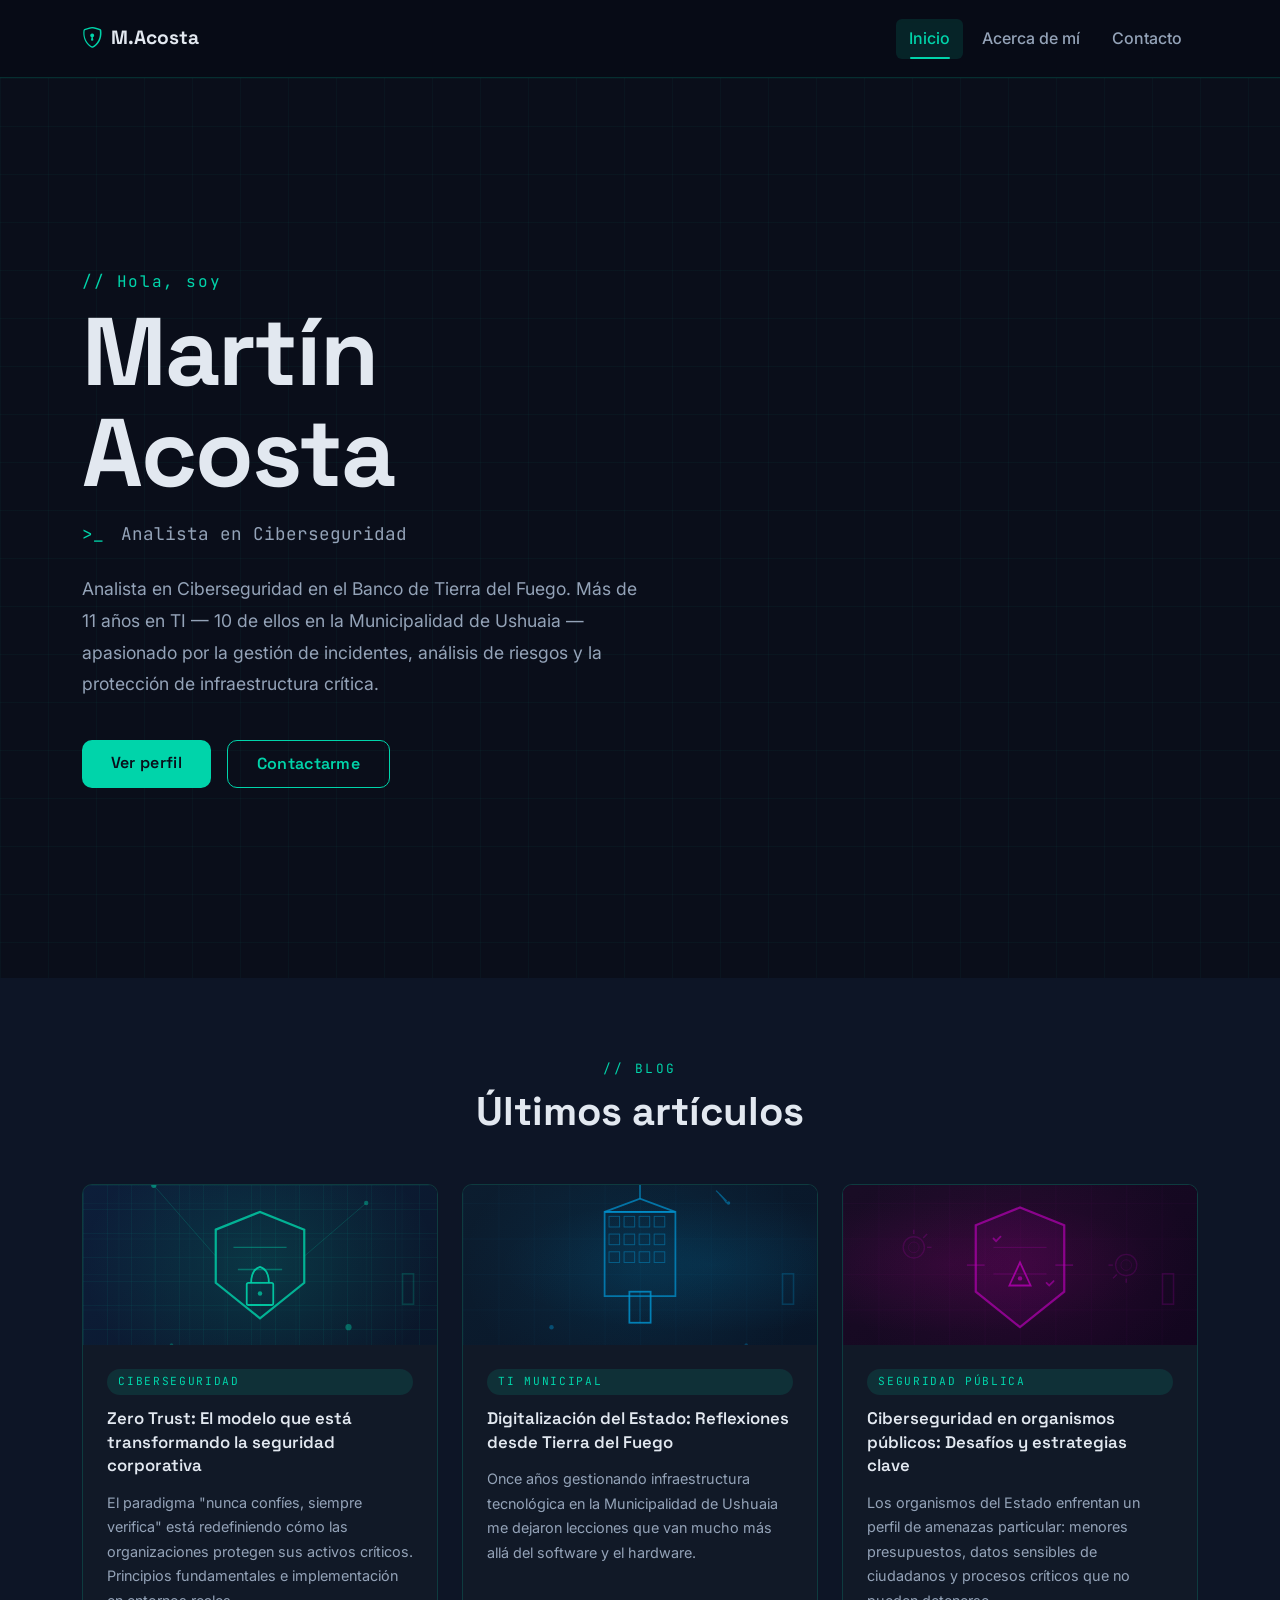
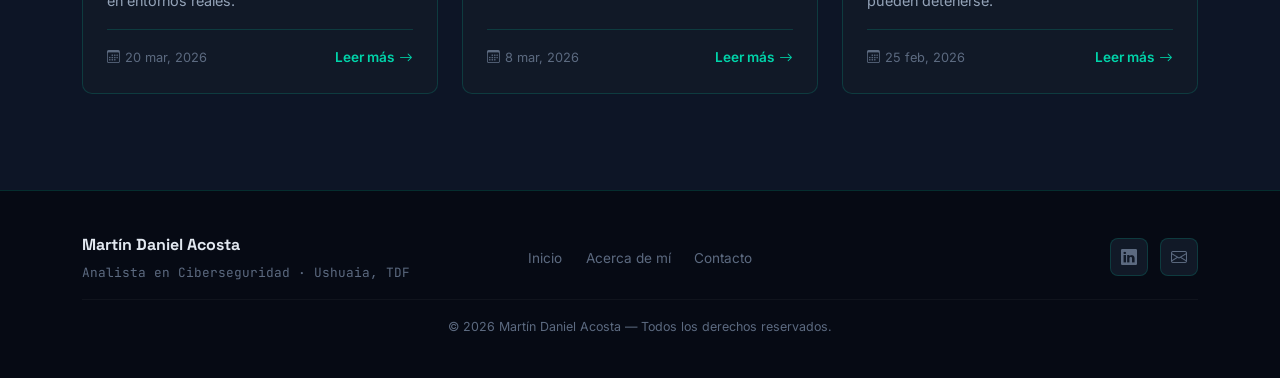
<file: index.html>
<!DOCTYPE html>
<html lang="es">
<head>
    <meta charset="UTF-8">
    <meta name="viewport" content="width=device-width, initial-scale=1.0">
    <meta name="description" content="Blog de Martín Daniel Acosta — Analista en Ciberseguridad en el Banco de Tierra del Fuego, con más de 11 años de experiencia en TI.">
    <title>Martín Daniel Acosta | Analista en Ciberseguridad</title>
    <link rel="icon" type="image/svg+xml" href="assets/images/favicon.svg">
    <!-- Bootstrap 5 CSS -->
    <link href="https://cdn.jsdelivr.net/npm/bootstrap@5.3.3/dist/css/bootstrap.min.css" rel="stylesheet">
    <!-- Google Fonts -->
    <link href="https://fonts.googleapis.com/css2?family=Space+Grotesk:wght@300;400;500;600;700&family=Inter:wght@300;400;500;600&family=JetBrains+Mono:wght@400;500&display=swap" rel="stylesheet">
    <!-- Bootstrap Icons -->
    <link href="https://cdn.jsdelivr.net/npm/bootstrap-icons@1.11.3/font/bootstrap-icons.min.css" rel="stylesheet">
    <!-- Estilos personalizados -->
    <link rel="stylesheet" href="assets/styles.css">
</head>
<body>

    <!-- ===================== NAVBAR ===================== -->
    <nav class="navbar navbar-expand-lg navbar-blog" aria-label="Navegación principal">
        <div class="container">
            <a class="navbar-brand navbar-blog__brand" href="index.html">
                <span class="navbar-blog__logo-icon" aria-hidden="true">
                    <i class="bi bi-shield-lock"></i>
                </span>
                <span>M.Acosta</span>
            </a>
            <button class="navbar-toggler navbar-blog__toggler" type="button"
                    data-bs-toggle="collapse" data-bs-target="#navMenuPrincipal"
                    aria-controls="navMenuPrincipal" aria-expanded="false"
                    aria-label="Abrir menú de navegación">
                <span class="navbar-toggler-icon"></span>
            </button>
            <div class="collapse navbar-collapse" id="navMenuPrincipal">
                <ul class="navbar-nav ms-auto mb-2 mb-lg-0">
                    <li class="nav-item">
                        <a class="nav-link navbar-blog__link active" aria-current="page" href="index.html">Inicio</a>
                    </li>
                    <li class="nav-item">
                        <a class="nav-link navbar-blog__link" href="about.html">Acerca de mí</a>
                    </li>
                    <li class="nav-item">
                        <a class="nav-link navbar-blog__link" href="contact.html">Contacto</a>
                    </li>
                </ul>
            </div>
        </div>
    </nav>

    <!-- ===================== HERO ===================== -->
    <header class="hero-section" role="banner">
        <div class="hero-section__grid" aria-hidden="true"></div>
        <div class="container">
            <div class="row align-items-center">
                <div class="col-12 col-md-8 col-lg-7">
                    <p class="hero-section__greeting">// Hola, soy</p>
                    <h1 class="hero-section__name">Martín<br>Acosta</h1>
                    <p class="hero-section__title">
                        <span class="hero-section__title-accent" aria-hidden="true">&gt;_</span>
                        Analista en Ciberseguridad
                    </p>
                    <p class="hero-section__description">
                        Analista en Ciberseguridad en el Banco de Tierra del Fuego.
                        Más de 11 años en TI — 10 de ellos en la Municipalidad de Ushuaia —
                        apasionado por la gestión de incidentes, análisis de riesgos
                        y la protección de infraestructura crítica.
                    </p>
                    <div class="hero-section__actions">
                        <a href="about.html" class="btn btn-accent">Ver perfil</a>
                        <a href="contact.html" class="btn btn-outline-accent">Contactarme</a>
                    </div>
                </div>
            </div>
        </div>
    </header>

    <!-- ===================== ARTÍCULOS ===================== -->
    <main id="articulos">
        <section class="articles-section" aria-labelledby="articulos-titulo">
            <div class="container">
                <header class="section-header text-center mb-5">
                    <p class="section-header__label">// Blog</p>
                    <h2 class="section-header__title" id="articulos-titulo">Últimos artículos</h2>
                </header>

                <div class="row g-4">

                    <!-- Artículo 1: Ciberseguridad -->
                    <div class="col-12 col-md-4">
                        <article class="card blog-card h-100" aria-labelledby="art-titulo-1">
                            <div class="blog-card__image blog-card__image--cyber"
                                 role="img"
                                 aria-label="Ilustración abstracta de ciberseguridad Zero Trust">
                                <img src="assets/images/article-cybersecurity.svg"
                                     alt="Ilustración de escudo y candado representando ciberseguridad"
                                     style="width: 100%; height: 100%; object-fit: cover;">
                            </div>
                            <div class="card-body d-flex flex-column">
                                <span class="blog-card__category">Ciberseguridad</span>
                                <h3 class="blog-card__title card-title" id="art-titulo-1">
                                    Zero Trust: El modelo que está transformando la seguridad corporativa
                                </h3>
                                <p class="blog-card__excerpt card-text">
                                    El paradigma "nunca confíes, siempre verifica" está redefiniendo
                                    cómo las organizaciones protegen sus activos críticos.
                                    Principios fundamentales e implementación en entornos reales.
                                </p>
                                <div class="blog-card__footer mt-auto">
                                    <span class="blog-card__date">
                                        <i class="bi bi-calendar3" aria-hidden="true"></i>
                                        20 mar, 2026
                                    </span>
                                    <a href="#" class="blog-card__link"
                                       aria-label="Leer artículo completo sobre Zero Trust">
                                        Leer más <i class="bi bi-arrow-right" aria-hidden="true"></i>
                                    </a>
                                </div>
                            </div>
                        </article>
                    </div>

                    <!-- Artículo 2: TI Municipal -->
                    <div class="col-12 col-md-4">
                        <article class="card blog-card h-100" aria-labelledby="art-titulo-2">
                            <div class="blog-card__image blog-card__image--municipal"
                                 role="img"
                                 aria-label="Ilustración de digitalización del Estado">
                                <img src="assets/images/article-municipal.svg"
                                     alt="Ilustración de edificio municipal con tecnología"
                                     style="width: 100%; height: 100%; object-fit: cover;">
                            </div>
                            <div class="card-body d-flex flex-column">
                                <span class="blog-card__category">TI Municipal</span>
                                <h3 class="blog-card__title card-title" id="art-titulo-2">
                                    Digitalización del Estado: Reflexiones desde Tierra del Fuego
                                </h3>
                                <p class="blog-card__excerpt card-text">
                                    Once años gestionando infraestructura tecnológica en la
                                    Municipalidad de Ushuaia me dejaron lecciones que van
                                    mucho más allá del software y el hardware.
                                </p>
                                <div class="blog-card__footer mt-auto">
                                    <span class="blog-card__date">
                                        <i class="bi bi-calendar3" aria-hidden="true"></i>
                                        8 mar, 2026
                                    </span>
                                    <a href="#" class="blog-card__link"
                                       aria-label="Leer artículo completo sobre digitalización del Estado">
                                        Leer más <i class="bi bi-arrow-right" aria-hidden="true"></i>
                                    </a>
                                </div>
                            </div>
                        </article>
                    </div>

                    <!-- Artículo 3: Seguridad pública -->
                    <div class="col-12 col-md-4">
                        <article class="card blog-card h-100" aria-labelledby="art-titulo-3">
                            <div class="blog-card__image blog-card__image--threats"
                                 role="img"
                                 aria-label="Ilustración de amenazas informáticas en organismos públicos">
                                <img src="assets/images/article-threats.svg"
                                     alt="Ilustración de escudo protegiendo contra amenazas"
                                     style="width: 100%; height: 100%; object-fit: cover;">
                            </div>
                            <div class="card-body d-flex flex-column">
                                <span class="blog-card__category">Seguridad Pública</span>
                                <h3 class="blog-card__title card-title" id="art-titulo-3">
                                    Ciberseguridad en organismos públicos: Desafíos y estrategias clave
                                </h3>
                                <p class="blog-card__excerpt card-text">
                                    Los organismos del Estado enfrentan un perfil de amenazas
                                    particular: menores presupuestos, datos sensibles de ciudadanos
                                    y procesos críticos que no pueden detenerse.
                                </p>
                                <div class="blog-card__footer mt-auto">
                                    <span class="blog-card__date">
                                        <i class="bi bi-calendar3" aria-hidden="true"></i>
                                        25 feb, 2026
                                    </span>
                                    <a href="#" class="blog-card__link"
                                       aria-label="Leer artículo completo sobre ciberseguridad en organismos públicos">
                                        Leer más <i class="bi bi-arrow-right" aria-hidden="true"></i>
                                    </a>
                                </div>
                            </div>
                        </article>
                    </div>

                </div><!-- /row -->
            </div>
        </section>
    </main>

    <!-- ===================== FOOTER ===================== -->
    <footer class="site-footer" role="contentinfo">
        <div class="container">
            <div class="row align-items-center">
                <div class="col-12 col-md-4 text-center text-md-start mb-3 mb-md-0">
                    <span class="site-footer__brand">Martín Daniel Acosta</span>
                    <p class="site-footer__sub">Analista en Ciberseguridad &middot; Ushuaia, TDF</p>
                </div>
                <div class="col-12 col-md-4 text-center mb-3 mb-md-0">
                    <nav aria-label="Navegación secundaria del footer">
                        <a href="index.html" class="site-footer__link">Inicio</a>
                        <a href="about.html" class="site-footer__link">Acerca de mí</a>
                        <a href="contact.html" class="site-footer__link">Contacto</a>
                    </nav>
                </div>
                <div class="col-12 col-md-4 text-center text-md-end">
                    <div class="site-footer__social" role="list" aria-label="Redes sociales">
                        <a href="https://www.linkedin.com/in/acosta-martin"
                           class="site-footer__social-link"
                           role="listitem"
                           target="_blank"
                           rel="noopener noreferrer"
                           aria-label="Perfil de LinkedIn de Martín Daniel Acosta">
                            <i class="bi bi-linkedin" aria-hidden="true"></i>
                        </a>
                        <a href="mailto:martin.acosta@email.com"
                           class="site-footer__social-link"
                           role="listitem"
                           aria-label="Enviar email a Martín Daniel Acosta">
                            <i class="bi bi-envelope" aria-hidden="true"></i>
                        </a>
                    </div>
                </div>
            </div>
            <p class="site-footer__copy text-center">
                &copy; 2026 Martín Daniel Acosta &mdash; Todos los derechos reservados.
            </p>
        </div>
    </footer>

    <!-- Bootstrap 5 JS (bundle incluye Popper) -->
    <script src="https://cdn.jsdelivr.net/npm/bootstrap@5.3.3/dist/js/bootstrap.bundle.min.js"></script>
</body>
</html>
</file>
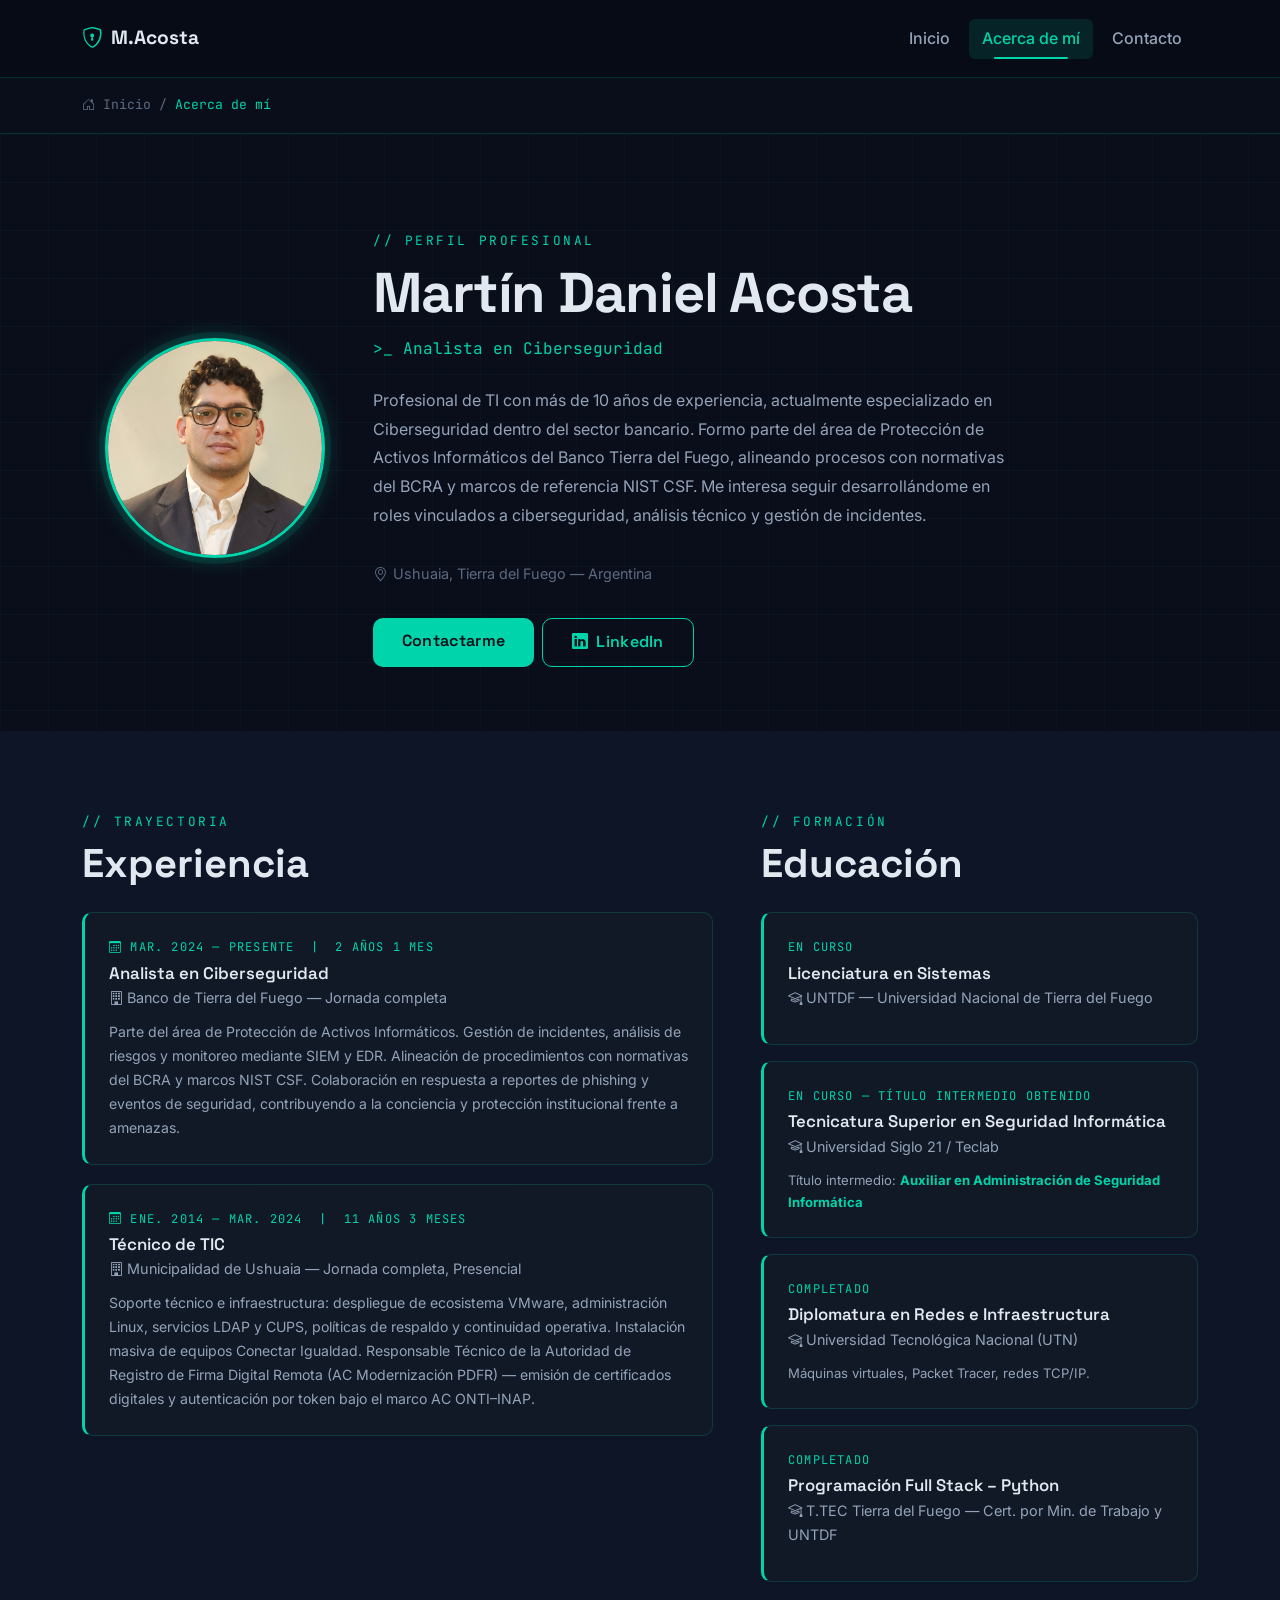
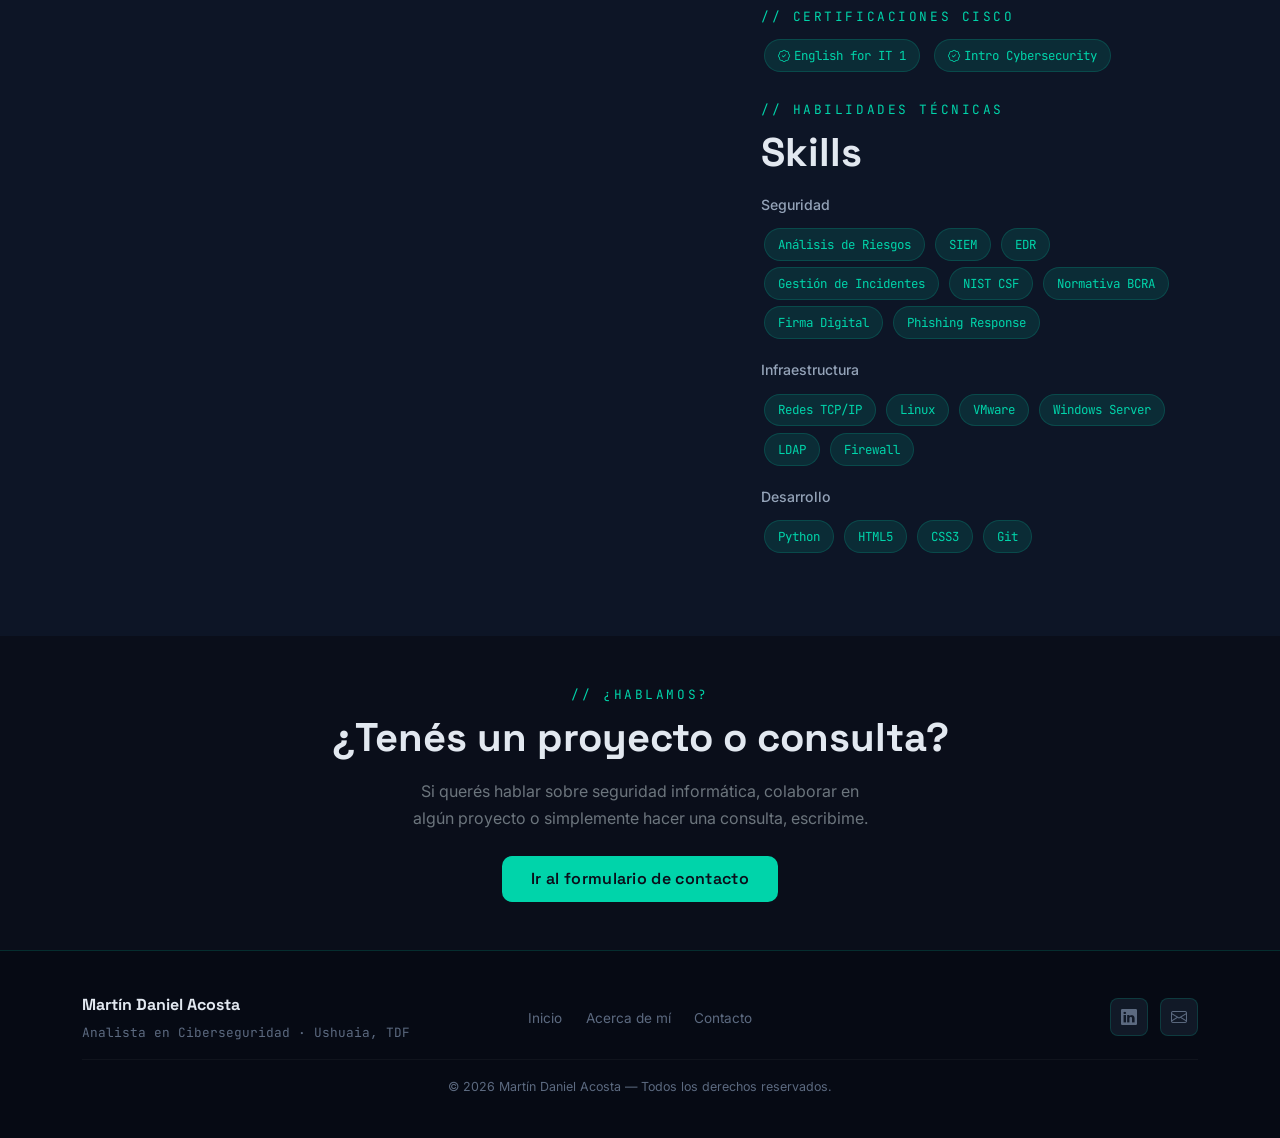
<file: about.html>
<!DOCTYPE html>
<html lang="es">
<head>
    <meta charset="UTF-8">
    <meta name="viewport" content="width=device-width, initial-scale=1.0">
    <meta name="description" content="Conocé a Martín Daniel Acosta — Analista en Ciberseguridad en el Banco de Tierra del Fuego, con más de 11 años de experiencia en TI.">
    <title>Acerca de mí | Martín Daniel Acosta</title>
    <link rel="icon" type="image/svg+xml" href="assets/images/favicon.svg">
    <!-- Bootstrap 5 CSS -->
    <link href="https://cdn.jsdelivr.net/npm/bootstrap@5.3.3/dist/css/bootstrap.min.css" rel="stylesheet">
    <!-- Google Fonts -->
    <link href="https://fonts.googleapis.com/css2?family=Space+Grotesk:wght@300;400;500;600;700&family=Inter:wght@300;400;500;600&family=JetBrains+Mono:wght@400;500&display=swap" rel="stylesheet">
    <!-- Bootstrap Icons -->
    <link href="https://cdn.jsdelivr.net/npm/bootstrap-icons@1.11.3/font/bootstrap-icons.min.css" rel="stylesheet">
    <!-- Estilos personalizados -->
    <link rel="stylesheet" href="assets/styles.css">
</head>
<body>

    <!-- ===================== NAVBAR ===================== -->
    <nav class="navbar navbar-expand-lg navbar-blog" aria-label="Navegación principal">
        <div class="container">
            <a class="navbar-brand navbar-blog__brand" href="index.html">
                <span class="navbar-blog__logo-icon" aria-hidden="true">
                    <i class="bi bi-shield-lock"></i>
                </span>
                <span>M.Acosta</span>
            </a>
            <button class="navbar-toggler navbar-blog__toggler" type="button"
                    data-bs-toggle="collapse" data-bs-target="#navMenuAbout"
                    aria-controls="navMenuAbout" aria-expanded="false"
                    aria-label="Abrir menú de navegación">
                <span class="navbar-toggler-icon"></span>
            </button>
            <div class="collapse navbar-collapse" id="navMenuAbout">
                <ul class="navbar-nav ms-auto mb-2 mb-lg-0">
                    <li class="nav-item">
                        <a class="nav-link navbar-blog__link" href="index.html">Inicio</a>
                    </li>
                    <li class="nav-item">
                        <a class="nav-link navbar-blog__link active" aria-current="page" href="about.html">Acerca de mí</a>
                    </li>
                    <li class="nav-item">
                        <a class="nav-link navbar-blog__link" href="contact.html">Contacto</a>
                    </li>
                </ul>
            </div>
        </div>
    </nav>

    <!-- ===================== BREADCRUMBS ===================== -->
    <div class="breadcrumb-wrapper" aria-label="Ruta de navegación">
        <div class="container">
            <nav aria-label="breadcrumb">
                <ol class="breadcrumb breadcrumb-blog mb-0">
                    <li class="breadcrumb-item">
                        <a href="index.html"><i class="bi bi-house-door" aria-hidden="true"></i> Inicio</a>
                    </li>
                    <li class="breadcrumb-item active" aria-current="page">Acerca de mí</li>
                </ol>
            </nav>
        </div>
    </div>

    <!-- ===================== HERO ABOUT ===================== -->
    <header class="about-hero" role="banner">
        <div class="about-hero__grid" aria-hidden="true"></div>
        <div class="container">
            <div class="row align-items-center g-5">

                <!-- Foto -->
                <div class="col-12 col-md-4 col-lg-3">
                    <div class="about-hero__photo-wrapper">
                        <img src="assets/images/avatar.jpg"
                             alt="Foto de perfil de Martín Daniel Acosta, Analista en Ciberseguridad"
                             class="about-hero__photo"
                             onerror="this.style.display='none'; document.getElementById('avatar-placeholder').style.display='flex';">
                        <div id="avatar-placeholder"
                             class="about-hero__photo-placeholder"
                             style="display:none;"
                             role="img"
                             aria-label="Foto de perfil de Martín Daniel Acosta">
                            <i class="bi bi-person" aria-hidden="true"></i>
                        </div>
                    </div>
                </div>

                <!-- Info -->
                <div class="col-12 col-md-8 col-lg-9">
                    <p class="about-hero__label">// Perfil profesional</p>
                    <h1 class="about-hero__name">Martín Daniel Acosta</h1>
                    <p class="about-hero__title">&gt;_ Analista en Ciberseguridad</p>
                    <p class="about-hero__bio">
                        Profesional de TI con más de 10 años de experiencia, actualmente
                        especializado en Ciberseguridad dentro del sector bancario. Formo parte
                        del área de Protección de Activos Informáticos del Banco Tierra del Fuego,
                        alineando procesos con normativas del BCRA y marcos de referencia NIST CSF.
                        Me interesa seguir desarrollándome en roles vinculados a ciberseguridad,
                        análisis técnico y gestión de incidentes.
                    </p>
                    <p class="about-hero__location">
                        <i class="bi bi-geo-alt" aria-hidden="true"></i>
                        Ushuaia, Tierra del Fuego — Argentina
                    </p>
                    <div class="d-flex flex-wrap gap-2">
                        <a href="contact.html" class="btn btn-accent">Contactarme</a>
                        <a href="https://www.linkedin.com/in/acosta-martin"
                           class="btn btn-outline-accent"
                           target="_blank"
                           rel="noopener noreferrer"
                           aria-label="Ver perfil de LinkedIn de Martín Daniel Acosta (abre en nueva pestaña)">
                            <i class="bi bi-linkedin me-2" aria-hidden="true"></i>LinkedIn
                        </a>
                    </div>
                </div>

            </div>
        </div>
    </header>

    <main>

        <!-- ===================== EXPERIENCIA ===================== -->
        <section class="about-section" aria-labelledby="experiencia-titulo">
            <div class="container">
                <div class="row g-5">

                    <!-- Timeline de experiencia -->
                    <div class="col-12 col-lg-7">
                        <p class="section-header__label">// Trayectoria</p>
                        <h2 class="section-header__title mb-4" id="experiencia-titulo">Experiencia</h2>

                        <div class="experience-card">
                            <p class="experience-card__period">
                                <i class="bi bi-calendar3" aria-hidden="true"></i>
                                Mar. 2024 &mdash; Presente &nbsp;|&nbsp; 2 años 1 mes
                            </p>
                            <h3 class="experience-card__title">Analista en Ciberseguridad</h3>
                            <p class="experience-card__company">
                                <i class="bi bi-building" aria-hidden="true"></i>
                                Banco de Tierra del Fuego &mdash; Jornada completa
                            </p>
                            <p class="experience-card__description">
                                Parte del área de Protección de Activos Informáticos. Gestión
                                de incidentes, análisis de riesgos y monitoreo mediante SIEM y EDR.
                                Alineación de procedimientos con normativas del BCRA y marcos
                                NIST CSF. Colaboración en respuesta a reportes de phishing y
                                eventos de seguridad, contribuyendo a la conciencia y protección
                                institucional frente a amenazas.
                            </p>
                        </div>

                        <div class="experience-card">
                            <p class="experience-card__period">
                                <i class="bi bi-calendar3" aria-hidden="true"></i>
                                Ene. 2014 &mdash; Mar. 2024 &nbsp;|&nbsp; 11 años 3 meses
                            </p>
                            <h3 class="experience-card__title">Técnico de TIC</h3>
                            <p class="experience-card__company">
                                <i class="bi bi-building" aria-hidden="true"></i>
                                Municipalidad de Ushuaia &mdash; Jornada completa, Presencial
                            </p>
                            <p class="experience-card__description">
                                Soporte técnico e infraestructura: despliegue de ecosistema VMware,
                                administración Linux, servicios LDAP y CUPS, políticas de respaldo
                                y continuidad operativa. Instalación masiva de equipos Conectar
                                Igualdad. Responsable Técnico de la Autoridad de Registro de
                                Firma Digital Remota (AC Modernización PDFR) — emisión de
                                certificados digitales y autenticación por token bajo el marco
                                AC ONTI–INAP.
                            </p>
                        </div>
                    </div>

                    <!-- Educación y certificaciones -->
                    <div class="col-12 col-lg-5">
                        <p class="section-header__label">// Formación</p>
                        <h2 class="section-header__title mb-4">Educación</h2>

                        <div class="experience-card mb-3">
                            <p class="experience-card__period">En curso</p>
                            <h3 class="experience-card__title">Licenciatura en Sistemas</h3>
                            <p class="experience-card__company">
                                <i class="bi bi-mortarboard" aria-hidden="true"></i>
                                UNTDF — Universidad Nacional de Tierra del Fuego
                            </p>
                        </div>

                        <div class="experience-card mb-3">
                            <p class="experience-card__period">En curso &mdash; Título intermedio obtenido</p>
                            <h3 class="experience-card__title">Tecnicatura Superior en Seguridad Informática</h3>
                            <p class="experience-card__company">
                                <i class="bi bi-mortarboard" aria-hidden="true"></i>
                                Universidad Siglo 21 / Teclab
                            </p>
                            <p class="experience-card__description" style="font-size:0.82rem;">
                                Título intermedio: <strong style="color:var(--accent)">Auxiliar en Administración de Seguridad Informática</strong>
                            </p>
                        </div>

                        <div class="experience-card mb-3">
                            <p class="experience-card__period">Completado</p>
                            <h3 class="experience-card__title">Diplomatura en Redes e Infraestructura</h3>
                            <p class="experience-card__company">
                                <i class="bi bi-mortarboard" aria-hidden="true"></i>
                                Universidad Tecnológica Nacional (UTN)
                            </p>
                            <p class="experience-card__description" style="font-size:0.82rem;">
                                Máquinas virtuales, Packet Tracer, redes TCP/IP.
                            </p>
                        </div>

                        <div class="experience-card mb-4">
                            <p class="experience-card__period">Completado</p>
                            <h3 class="experience-card__title">Programación Full Stack – Python</h3>
                            <p class="experience-card__company">
                                <i class="bi bi-mortarboard" aria-hidden="true"></i>
                                T.TEC Tierra del Fuego &mdash; Cert. por Min. de Trabajo y UNTDF
                            </p>
                        </div>

                        <p class="section-header__label mt-2">// Certificaciones Cisco</p>
                        <div class="d-flex flex-wrap gap-2 mb-3">
                            <span class="skill-badge"><i class="bi bi-patch-check me-1" aria-hidden="true"></i>English for IT 1</span>
                            <span class="skill-badge"><i class="bi bi-patch-check me-1" aria-hidden="true"></i>Intro Cybersecurity</span>
                        </div>

                        <p class="section-header__label mt-4">// Habilidades técnicas</p>
                        <h2 class="section-header__title mb-3">Skills</h2>

                        <div class="mb-3">
                            <p class="form-label-blog mb-2">Seguridad</p>
                            <div>
                                <span class="skill-badge">Análisis de Riesgos</span>
                                <span class="skill-badge">SIEM</span>
                                <span class="skill-badge">EDR</span>
                                <span class="skill-badge">Gestión de Incidentes</span>
                                <span class="skill-badge">NIST CSF</span>
                                <span class="skill-badge">Normativa BCRA</span>
                                <span class="skill-badge">Firma Digital</span>
                                <span class="skill-badge">Phishing Response</span>
                            </div>
                        </div>

                        <div class="mb-3">
                            <p class="form-label-blog mb-2">Infraestructura</p>
                            <div>
                                <span class="skill-badge">Redes TCP/IP</span>
                                <span class="skill-badge">Linux</span>
                                <span class="skill-badge">VMware</span>
                                <span class="skill-badge">Windows Server</span>
                                <span class="skill-badge">LDAP</span>
                                <span class="skill-badge">Firewall</span>
                            </div>
                        </div>

                        <div>
                            <p class="form-label-blog mb-2">Desarrollo</p>
                            <div>
                                <span class="skill-badge">Python</span>
                                <span class="skill-badge">HTML5</span>
                                <span class="skill-badge">CSS3</span>
                                <span class="skill-badge">Git</span>
                            </div>
                        </div>
                    </div>

                </div>
            </div>
        </section>

        <!-- ===================== CTA ===================== -->
        <section class="about-section about-section--alt py-5" aria-labelledby="cta-titulo">
            <div class="container text-center">
                <p class="section-header__label">// ¿Hablamos?</p>
                <h2 class="section-header__title mb-3" id="cta-titulo">¿Tenés un proyecto o consulta?</h2>
                <p class="text-secondary mb-4" style="max-width:480px; margin:0 auto;">
                    Si querés hablar sobre seguridad informática, colaborar en algún proyecto
                    o simplemente hacer una consulta, escribime.
                </p>
                <a href="contact.html" class="btn btn-accent">Ir al formulario de contacto</a>
            </div>
        </section>

    </main>

    <!-- ===================== FOOTER ===================== -->
    <footer class="site-footer" role="contentinfo">
        <div class="container">
            <div class="row align-items-center">
                <div class="col-12 col-md-4 text-center text-md-start mb-3 mb-md-0">
                    <span class="site-footer__brand">Martín Daniel Acosta</span>
                    <p class="site-footer__sub">Analista en Ciberseguridad &middot; Ushuaia, TDF</p>
                </div>
                <div class="col-12 col-md-4 text-center mb-3 mb-md-0">
                    <nav aria-label="Navegación secundaria del footer">
                        <a href="index.html" class="site-footer__link">Inicio</a>
                        <a href="about.html" class="site-footer__link">Acerca de mí</a>
                        <a href="contact.html" class="site-footer__link">Contacto</a>
                    </nav>
                </div>
                <div class="col-12 col-md-4 text-center text-md-end">
                    <div class="site-footer__social" role="list" aria-label="Redes sociales">
                        <a href="https://www.linkedin.com/in/acosta-martin"
                           class="site-footer__social-link"
                           role="listitem"
                           target="_blank"
                           rel="noopener noreferrer"
                           aria-label="Perfil de LinkedIn de Martín Daniel Acosta">
                            <i class="bi bi-linkedin" aria-hidden="true"></i>
                        </a>
                        <a href="mailto:martin.acosta@email.com"
                           class="site-footer__social-link"
                           role="listitem"
                           aria-label="Enviar email a Martín Daniel Acosta">
                            <i class="bi bi-envelope" aria-hidden="true"></i>
                        </a>
                    </div>
                </div>
            </div>
            <p class="site-footer__copy text-center">
                &copy; 2026 Martín Daniel Acosta &mdash; Todos los derechos reservados.
            </p>
        </div>
    </footer>

    <!-- Bootstrap 5 JS -->
    <script src="https://cdn.jsdelivr.net/npm/bootstrap@5.3.3/dist/js/bootstrap.bundle.min.js"></script>
</body>
</html>
</file>
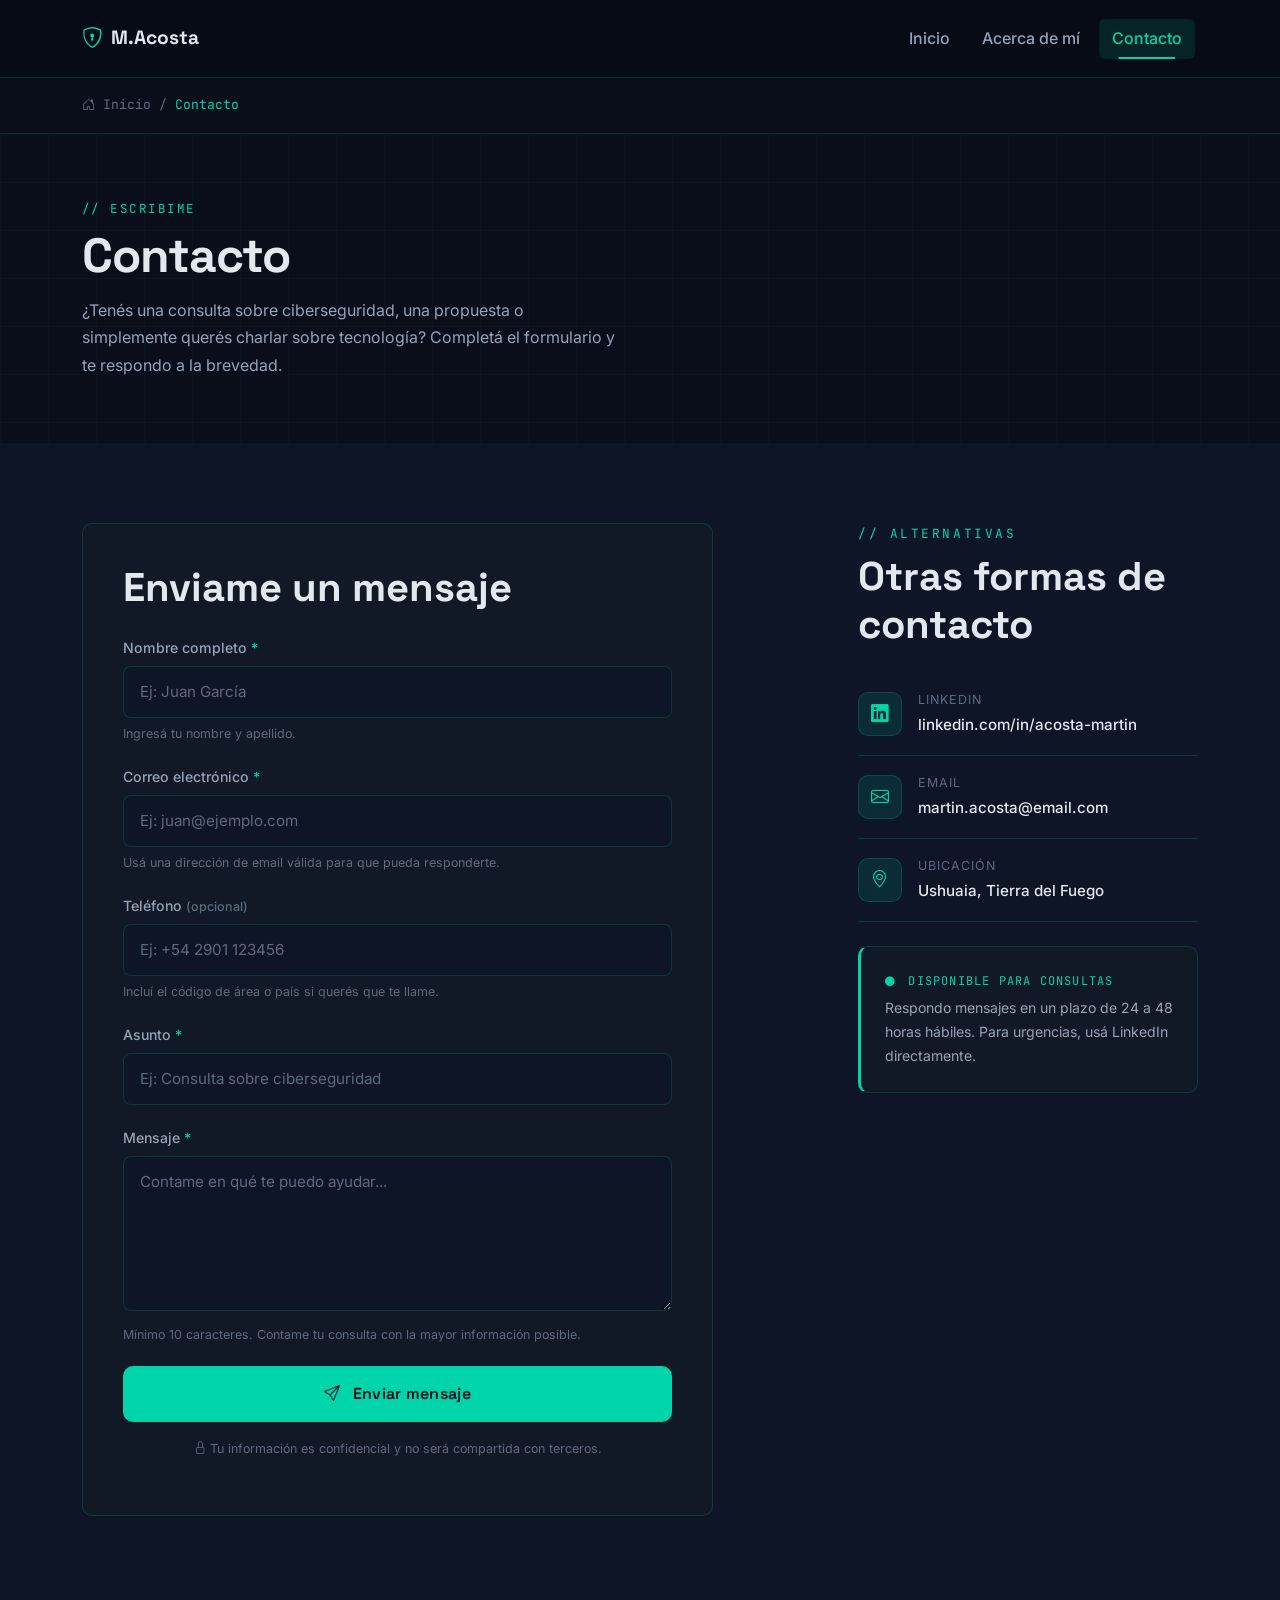
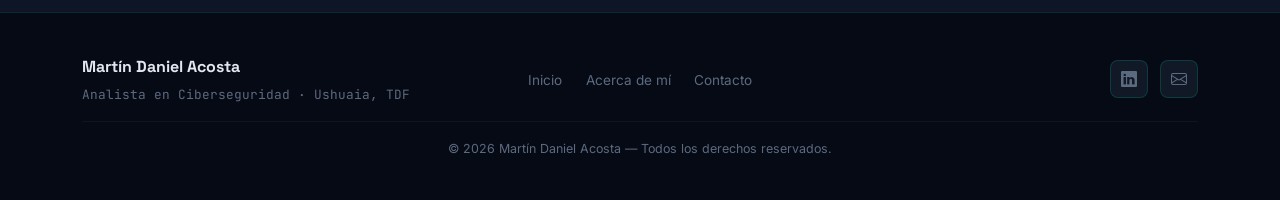
<file: contact.html>
<!DOCTYPE html>
<html lang="es">
<head>
    <meta charset="UTF-8">
    <meta name="viewport" content="width=device-width, initial-scale=1.0">
    <meta name="description" content="Contactá a Martín Daniel Acosta — Analista en Ciberseguridad en el Banco de Tierra del Fuego. Dejá tu mensaje y te respondo a la brevedad.">
    <title>Contacto | Martín Daniel Acosta</title>
    <link rel="icon" type="image/svg+xml" href="assets/images/favicon.svg">
    <!-- Bootstrap 5 CSS -->
    <link href="https://cdn.jsdelivr.net/npm/bootstrap@5.3.3/dist/css/bootstrap.min.css" rel="stylesheet">
    <!-- Google Fonts -->
    <link href="https://fonts.googleapis.com/css2?family=Space+Grotesk:wght@300;400;500;600;700&family=Inter:wght@300;400;500;600&family=JetBrains+Mono:wght@400;500&display=swap" rel="stylesheet">
    <!-- Bootstrap Icons -->
    <link href="https://cdn.jsdelivr.net/npm/bootstrap-icons@1.11.3/font/bootstrap-icons.min.css" rel="stylesheet">
    <!-- Estilos personalizados -->
    <link rel="stylesheet" href="assets/styles.css">
</head>
<body>

    <!-- ===================== NAVBAR ===================== -->
    <nav class="navbar navbar-expand-lg navbar-blog" aria-label="Navegación principal">
        <div class="container">
            <a class="navbar-brand navbar-blog__brand" href="index.html">
                <span class="navbar-blog__logo-icon" aria-hidden="true">
                    <i class="bi bi-shield-lock"></i>
                </span>
                <span>M.Acosta</span>
            </a>
            <button class="navbar-toggler navbar-blog__toggler" type="button"
                    data-bs-toggle="collapse" data-bs-target="#navMenuContact"
                    aria-controls="navMenuContact" aria-expanded="false"
                    aria-label="Abrir menú de navegación">
                <span class="navbar-toggler-icon"></span>
            </button>
            <div class="collapse navbar-collapse" id="navMenuContact">
                <ul class="navbar-nav ms-auto mb-2 mb-lg-0">
                    <li class="nav-item">
                        <a class="nav-link navbar-blog__link" href="index.html">Inicio</a>
                    </li>
                    <li class="nav-item">
                        <a class="nav-link navbar-blog__link" href="about.html">Acerca de mí</a>
                    </li>
                    <li class="nav-item">
                        <a class="nav-link navbar-blog__link active" aria-current="page" href="contact.html">Contacto</a>
                    </li>
                </ul>
            </div>
        </div>
    </nav>

    <!-- ===================== BREADCRUMBS ===================== -->
    <div class="breadcrumb-wrapper" aria-label="Ruta de navegación">
        <div class="container">
            <nav aria-label="breadcrumb">
                <ol class="breadcrumb breadcrumb-blog mb-0">
                    <li class="breadcrumb-item">
                        <a href="index.html"><i class="bi bi-house-door" aria-hidden="true"></i> Inicio</a>
                    </li>
                    <li class="breadcrumb-item active" aria-current="page">Contacto</li>
                </ol>
            </nav>
        </div>
    </div>

    <!-- ===================== PAGE HEADER ===================== -->
    <header class="page-header" role="banner">
        <div class="page-header__grid" aria-hidden="true"></div>
        <div class="container">
            <p class="page-header__label">// Escribime</p>
            <h1 class="page-header__title">Contacto</h1>
            <p class="page-header__subtitle">
                ¿Tenés una consulta sobre ciberseguridad, una propuesta o simplemente
                querés charlar sobre tecnología? Completá el formulario y te respondo
                a la brevedad.
            </p>
        </div>
    </header>

    <!-- ===================== MAIN CONTENT ===================== -->
    <main>
        <section class="contact-section" aria-labelledby="contacto-titulo">
            <div class="container">
                <div class="row g-5 justify-content-between">

                    <!-- ===== FORMULARIO ===== -->
                    <div class="col-12 col-lg-7">
                        <div class="contact-form-card">
                            <h2 class="section-header__title mb-4" id="contacto-titulo">
                                Enviame un mensaje
                            </h2>

                            <form action="#" method="post" novalidate aria-label="Formulario de contacto">
                                <fieldset>
                                    <legend class="visually-hidden">Datos de contacto</legend>

                                    <!-- Nombre -->
                                    <div class="form-group-blog">
                                        <label for="campo-nombre" class="form-label-blog">
                                            Nombre completo
                                            <span aria-hidden="true" style="color:var(--accent)"> *</span>
                                        </label>
                                        <input
                                            type="text"
                                            id="campo-nombre"
                                            name="nombre"
                                            class="form-control-blog"
                                            placeholder="Ej: Juan García"
                                            required
                                            minlength="2"
                                            maxlength="100"
                                            autocomplete="name"
                                            aria-required="true"
                                            aria-describedby="nombre-hint">
                                        <p id="nombre-hint" class="form-hint">
                                            Ingresá tu nombre y apellido.
                                        </p>
                                    </div>

                                    <!-- Email -->
                                    <div class="form-group-blog">
                                        <label for="campo-email" class="form-label-blog">
                                            Correo electrónico
                                            <span aria-hidden="true" style="color:var(--accent)"> *</span>
                                        </label>
                                        <input
                                            type="email"
                                            id="campo-email"
                                            name="email"
                                            class="form-control-blog"
                                            placeholder="Ej: juan@ejemplo.com"
                                            required
                                            maxlength="254"
                                            autocomplete="email"
                                            aria-required="true"
                                            aria-describedby="email-hint">
                                        <p id="email-hint" class="form-hint">
                                            Usá una dirección de email válida para que pueda responderte.
                                        </p>
                                    </div>

                                    <!-- Teléfono (opcional) -->
                                    <div class="form-group-blog">
                                        <label for="campo-telefono" class="form-label-blog">
                                            Teléfono
                                            <span style="color:var(--text-muted); font-size:0.78rem;"> (opcional)</span>
                                        </label>
                                        <input
                                            type="tel"
                                            id="campo-telefono"
                                            name="telefono"
                                            class="form-control-blog"
                                            placeholder="Ej: +54 2901 123456"
                                            maxlength="30"
                                            autocomplete="tel"
                                            aria-describedby="telefono-hint">
                                        <p id="telefono-hint" class="form-hint">
                                            Incluí el código de área o país si querés que te llame.
                                        </p>
                                    </div>

                                    <!-- Asunto -->
                                    <div class="form-group-blog">
                                        <label for="campo-asunto" class="form-label-blog">
                                            Asunto
                                            <span aria-hidden="true" style="color:var(--accent)"> *</span>
                                        </label>
                                        <input
                                            type="text"
                                            id="campo-asunto"
                                            name="asunto"
                                            class="form-control-blog"
                                            placeholder="Ej: Consulta sobre ciberseguridad"
                                            required
                                            minlength="3"
                                            maxlength="150"
                                            aria-required="true">
                                    </div>

                                    <!-- Mensaje -->
                                    <div class="form-group-blog">
                                        <label for="campo-mensaje" class="form-label-blog">
                                            Mensaje
                                            <span aria-hidden="true" style="color:var(--accent)"> *</span>
                                        </label>
                                        <textarea
                                            id="campo-mensaje"
                                            name="mensaje"
                                            class="form-control-blog"
                                            placeholder="Contame en qué te puedo ayudar..."
                                            rows="5"
                                            required
                                            minlength="10"
                                            maxlength="2000"
                                            aria-required="true"
                                            aria-describedby="mensaje-hint"></textarea>
                                        <p id="mensaje-hint" class="form-hint">
                                            Mínimo 10 caracteres. Contame tu consulta con la mayor
                                            información posible.
                                        </p>
                                    </div>

                                </fieldset>

                                <!-- Submit -->
                                <div class="d-grid">
                                    <button type="submit" class="btn btn-accent py-3">
                                        <i class="bi bi-send me-2" aria-hidden="true"></i>
                                        Enviar mensaje
                                    </button>
                                </div>

                                <p class="form-hint text-center mt-3">
                                    <i class="bi bi-lock" aria-hidden="true"></i>
                                    Tu información es confidencial y no será compartida con terceros.
                                </p>

                            </form>
                        </div>
                    </div>

                    <!-- ===== INFO DE CONTACTO ===== -->
                    <div class="col-12 col-lg-4">
                        <p class="section-header__label">// Alternativas</p>
                        <h2 class="section-header__title mb-4">Otras formas de contacto</h2>

                        <div class="contact-info__item">
                            <div class="contact-info__icon" aria-hidden="true">
                                <i class="bi bi-linkedin"></i>
                            </div>
                            <div>
                                <p class="contact-info__label">LinkedIn</p>
                                <a href="https://www.linkedin.com/in/acosta-martin"
                                   class="contact-info__value"
                                   target="_blank"
                                   rel="noopener noreferrer"
                                   aria-label="Perfil de LinkedIn de Martín Daniel Acosta (abre en nueva pestaña)">
                                    linkedin.com/in/acosta-martin
                                </a>
                            </div>
                        </div>

                        <div class="contact-info__item">
                            <div class="contact-info__icon" aria-hidden="true">
                                <i class="bi bi-envelope"></i>
                            </div>
                            <div>
                                <p class="contact-info__label">Email</p>
                                <a href="mailto:martin.acosta@email.com"
                                   class="contact-info__value"
                                   aria-label="Enviar email a Martín Acosta">
                                    martin.acosta@email.com
                                </a>
                            </div>
                        </div>

                        <div class="contact-info__item">
                            <div class="contact-info__icon" aria-hidden="true">
                                <i class="bi bi-geo-alt"></i>
                            </div>
                            <div>
                                <p class="contact-info__label">Ubicación</p>
                                <span class="contact-info__value">Ushuaia, Tierra del Fuego</span>
                            </div>
                        </div>

                        <!-- Disponibilidad -->
                        <div class="experience-card mt-4">
                            <p class="experience-card__period">
                                <i class="bi bi-circle-fill me-1"
                                   style="color:var(--accent); font-size:0.6rem;"
                                   aria-hidden="true"></i>
                                Disponible para consultas
                            </p>
                            <p class="experience-card__description" style="font-size:0.88rem;">
                                Respondo mensajes en un plazo de 24 a 48 horas hábiles.
                                Para urgencias, usá LinkedIn directamente.
                            </p>
                        </div>
                    </div>

                </div>
            </div>
        </section>
    </main>

    <!-- ===================== FOOTER ===================== -->
    <footer class="site-footer" role="contentinfo">
        <div class="container">
            <div class="row align-items-center">
                <div class="col-12 col-md-4 text-center text-md-start mb-3 mb-md-0">
                    <span class="site-footer__brand">Martín Daniel Acosta</span>
                    <p class="site-footer__sub">Analista en Ciberseguridad &middot; Ushuaia, TDF</p>
                </div>
                <div class="col-12 col-md-4 text-center mb-3 mb-md-0">
                    <nav aria-label="Navegación secundaria del footer">
                        <a href="index.html" class="site-footer__link">Inicio</a>
                        <a href="about.html" class="site-footer__link">Acerca de mí</a>
                        <a href="contact.html" class="site-footer__link">Contacto</a>
                    </nav>
                </div>
                <div class="col-12 col-md-4 text-center text-md-end">
                    <div class="site-footer__social" role="list" aria-label="Redes sociales">
                        <a href="https://www.linkedin.com/in/acosta-martin"
                           class="site-footer__social-link"
                           role="listitem"
                           target="_blank"
                           rel="noopener noreferrer"
                           aria-label="Perfil de LinkedIn de Martín Daniel Acosta">
                            <i class="bi bi-linkedin" aria-hidden="true"></i>
                        </a>
                        <a href="mailto:martin.acosta@email.com"
                           class="site-footer__social-link"
                           role="listitem"
                           aria-label="Enviar email a Martín Daniel Acosta">
                            <i class="bi bi-envelope" aria-hidden="true"></i>
                        </a>
                    </div>
                </div>
            </div>
            <p class="site-footer__copy text-center">
                &copy; 2026 Martín Daniel Acosta &mdash; Todos los derechos reservados.
            </p>
        </div>
    </footer>

    <!-- Bootstrap 5 JS -->
    <script src="https://cdn.jsdelivr.net/npm/bootstrap@5.3.3/dist/js/bootstrap.bundle.min.js"></script>
</body>
</html>
</file>
<file: assets/styles.css>
/* ==========================================================
   Blog Personal - Martín Acosta
   Estilos personalizados (Dark / Cyber tema)
   ========================================================== */

/* ----------------------------------------------------------
   1. Variables y reset base
   ---------------------------------------------------------- */
:root {
    --bg-primary:    #0a0e1a;
    --bg-secondary:  #0d1526;
    --bg-card:       #111927;
    --bg-navbar:     rgba(8, 12, 22, 0.96);
    --accent:        #00d4aa;
    --accent-dim:    rgba(0, 212, 170, 0.12);
    --accent-glow:   0 0 24px rgba(0, 212, 170, 0.25);
    --error-color:   #ff4d6d;
    --success-color: #00d4aa;
    --text-primary:  #e2e8f0;
    --text-secondary: #94a3b8;
    --text-muted:    #5c6a80;
    --border-color:  rgba(0, 212, 170, 0.18);
    --border-hover:  rgba(0, 212, 170, 0.5);
    --font-heading:  'Space Grotesk', sans-serif;
    --font-body:     'Inter', sans-serif;
    --font-mono:     'JetBrains Mono', monospace;
    --radius:        10px;
    --transition:    all 0.3s ease;
}

*,
*::before,
*::after {
    box-sizing: border-box;
    margin: 0;
    padding: 0;
}

html {
    scroll-behavior: smooth;
}

body {
    background-color: var(--bg-primary);
    color: var(--text-primary);
    font-family: var(--font-body);
    font-size: 1rem;
    line-height: 1.7;
    -webkit-font-smoothing: antialiased;
}

/* ----------------------------------------------------------
   2. Botones personalizados
   ---------------------------------------------------------- */
.btn-accent {
    background-color: var(--accent);
    color: #0a0e1a;
    font-family: var(--font-heading);
    font-weight: 600;
    border: none;
    padding: 0.7rem 1.8rem;
    border-radius: var(--radius);
    transition: var(--transition);
    letter-spacing: 0.02em;
}

.btn-accent:hover,
.btn-accent:focus {
    background-color: #00f0c4;
    color: #0a0e1a;
    box-shadow: var(--accent-glow);
    transform: translateY(-2px);
}

.btn-outline-accent {
    background-color: transparent;
    color: var(--accent);
    font-family: var(--font-heading);
    font-weight: 600;
    border: 1.5px solid var(--accent);
    padding: 0.7rem 1.8rem;
    border-radius: var(--radius);
    transition: var(--transition);
    letter-spacing: 0.02em;
}

.btn-outline-accent:hover,
.btn-outline-accent:focus {
    background-color: var(--accent-dim);
    color: var(--accent);
    border-color: var(--accent);
    box-shadow: var(--accent-glow);
    transform: translateY(-2px);
}

/* ----------------------------------------------------------
   3. Navbar
   ---------------------------------------------------------- */
.navbar-blog {
    background-color: var(--bg-navbar);
    backdrop-filter: blur(12px);
    -webkit-backdrop-filter: blur(12px);
    border-bottom: 1px solid var(--border-color);
    padding: 1rem 0;
    position: sticky;
    top: 0;
    z-index: 1000;
}

.navbar-blog__brand {
    font-family: var(--font-heading);
    font-weight: 700;
    font-size: 1.2rem;
    color: var(--text-primary);
    text-decoration: none;
    display: flex;
    align-items: center;
    gap: 0.5rem;
    transition: var(--transition);
}

.navbar-blog__brand:hover {
    color: var(--accent);
}

.navbar-blog__logo-icon {
    color: var(--accent);
    font-size: 1.3rem;
    display: flex;
    align-items: center;
}

.navbar-blog__link {
    font-family: var(--font-body);
    font-weight: 500;
    color: var(--text-secondary) !important;
    text-decoration: none;
    padding: 0.4rem 0.8rem !important;
    margin: 0 0.2rem;
    border-radius: 6px;
    transition: var(--transition);
    position: relative;
}

.navbar-blog__link::after {
    content: '';
    position: absolute;
    bottom: 0;
    left: 50%;
    transform: translateX(-50%);
    width: 0;
    height: 2px;
    background-color: var(--accent);
    transition: width 0.3s ease;
    border-radius: 2px;
}

.navbar-blog__link:hover,
.navbar-blog__link.active {
    color: var(--accent) !important;
    background-color: var(--accent-dim);
}

.navbar-blog__link:hover::after,
.navbar-blog__link.active::after {
    width: 60%;
}

.navbar-blog__toggler {
    border: 1px solid var(--border-color);
    padding: 0.4rem 0.6rem;
    border-radius: 6px;
}

.navbar-blog__toggler:focus {
    box-shadow: 0 0 0 3px var(--accent-dim);
}

.navbar-toggler-icon {
    background-image: url("data:image/svg+xml,%3csvg xmlns='http://www.w3.org/2000/svg' viewBox='0 0 30 30'%3e%3cpath stroke='%2300d4aa' stroke-linecap='round' stroke-miterlimit='10' stroke-width='2' d='M4 7h22M4 15h22M4 23h22'/%3e%3c/svg%3e");
}

/* ----------------------------------------------------------
   4. Hero Section (index.html)
   ---------------------------------------------------------- */
.hero-section {
    position: relative;
    background-color: var(--bg-primary);
    overflow: hidden;
    padding: 4rem 0;
}

.hero-section__grid {
    position: absolute;
    inset: 0;
    background-image:
        linear-gradient(rgba(0, 212, 170, 0.04) 1px, transparent 1px),
        linear-gradient(90deg, rgba(0, 212, 170, 0.04) 1px, transparent 1px);
    background-size: 48px 48px;
    pointer-events: none;
    z-index: 0;
}

.hero-section .container {
    position: relative;
    z-index: 1;
}

.hero-section__greeting {
    font-family: var(--font-mono);
    font-size: 1rem;
    color: var(--accent);
    letter-spacing: 0.1em;
    margin-bottom: 0.4rem;
}

.hero-section__name {
    font-family: var(--font-heading);
    font-size: clamp(3rem, 9vw, 6rem);
    font-weight: 700;
    color: var(--text-primary);
    line-height: 1.05;
    letter-spacing: -0.02em;
    margin-bottom: 1rem;
}

.hero-section__title {
    font-family: var(--font-mono);
    font-size: 1.1rem;
    color: var(--text-secondary);
    margin-bottom: 1.5rem;
}

.hero-section__title-accent {
    color: var(--accent);
    margin-right: 0.4rem;
}

.hero-section__description {
    font-size: 1.05rem;
    color: var(--text-secondary);
    max-width: 560px;
    margin-bottom: 2.5rem;
    line-height: 1.8;
}

.hero-section__actions {
    display: flex;
    flex-wrap: wrap;
    gap: 1rem;
}

/* ----------------------------------------------------------
   5. Section Header
   ---------------------------------------------------------- */
.section-header__label {
    font-family: var(--font-mono);
    font-size: 0.8rem;
    color: var(--accent);
    letter-spacing: 0.2em;
    text-transform: uppercase;
    margin-bottom: 0.5rem;
}

.section-header__title {
    font-family: var(--font-heading);
    font-size: clamp(1.8rem, 4vw, 2.5rem);
    font-weight: 700;
    color: var(--text-primary);
    margin-bottom: 0;
}

/* ----------------------------------------------------------
   6. Articles Section
   ---------------------------------------------------------- */
.articles-section {
    padding: 5rem 0 6rem;
    background-color: var(--bg-secondary);
}

/* ----------------------------------------------------------
   7. Blog Cards
   ---------------------------------------------------------- */
.blog-card {
    background-color: var(--bg-card);
    border: 1px solid var(--border-color);
    border-radius: var(--radius);
    overflow: hidden;
    transition: var(--transition);
}

.blog-card:hover {
    border-color: var(--border-hover);
    transform: translateY(-6px);
    box-shadow: var(--accent-glow);
}

.blog-card__image {
    height: 160px;
    position: relative;
    overflow: hidden;
}

.blog-card__image--cyber {
    background: linear-gradient(135deg, #0d1f3c 0%, #0a1628 50%, #071420 100%);
}

.blog-card__image--cyber::before {
    content: '';
    position: absolute;
    inset: 0;
    background-image:
        linear-gradient(rgba(0, 212, 170, 0.06) 1px, transparent 1px),
        linear-gradient(90deg, rgba(0, 212, 170, 0.06) 1px, transparent 1px);
    background-size: 24px 24px;
}

.blog-card__image--cyber::after {
    content: '\f52f';
    font-family: 'Bootstrap Icons';
    position: absolute;
    bottom: 1rem;
    right: 1.2rem;
    font-size: 3rem;
    color: rgba(0, 212, 170, 0.2);
}

.blog-card__image--municipal {
    background: linear-gradient(135deg, #0c1e30 0%, #081527 50%, #051020 100%);
}

.blog-card__image--municipal::before {
    content: '';
    position: absolute;
    inset: 0;
    background: radial-gradient(ellipse at 70% 50%, rgba(0, 150, 212, 0.12) 0%, transparent 60%);
}

.blog-card__image--municipal::after {
    content: '\f490';
    font-family: 'Bootstrap Icons';
    position: absolute;
    bottom: 1rem;
    right: 1.2rem;
    font-size: 3rem;
    color: rgba(0, 150, 212, 0.25);
}

.blog-card__image--threats {
    background: linear-gradient(135deg, #1a0d26 0%, #12051e 50%, #0a0318 100%);
}

.blog-card__image--threats::before {
    content: '';
    position: absolute;
    inset: 0;
    background: radial-gradient(ellipse at 30% 50%, rgba(212, 0, 170, 0.1) 0%, transparent 60%);
}

.blog-card__image--threats::after {
    content: '\f3ed';
    font-family: 'Bootstrap Icons';
    position: absolute;
    bottom: 1rem;
    right: 1.2rem;
    font-size: 3rem;
    color: rgba(180, 0, 180, 0.2);
}

.blog-card .card-body {
    padding: 1.5rem;
}

.blog-card__category {
    font-family: var(--font-mono);
    font-size: 0.7rem;
    text-transform: uppercase;
    letter-spacing: 0.15em;
    color: var(--accent);
    background-color: var(--accent-dim);
    padding: 0.2rem 0.7rem;
    border-radius: 20px;
    display: inline-block;
    margin-bottom: 0.8rem;
}

.blog-card__title {
    font-family: var(--font-heading);
    font-size: 1.05rem;
    font-weight: 600;
    color: var(--text-primary);
    line-height: 1.4;
    margin-bottom: 0.8rem;
}

.blog-card__excerpt {
    font-size: 0.9rem;
    color: var(--text-secondary);
    line-height: 1.7;
    margin-bottom: 1rem;
}

.blog-card__footer {
    display: flex;
    align-items: center;
    justify-content: space-between;
    padding-top: 1rem;
    border-top: 1px solid var(--border-color);
    flex-wrap: wrap;
    gap: 0.5rem;
}

.blog-card__date {
    font-size: 0.8rem;
    color: var(--text-muted);
    display: flex;
    align-items: center;
    gap: 0.3rem;
}

.blog-card__link {
    font-size: 0.85rem;
    font-weight: 600;
    color: var(--accent);
    text-decoration: none;
    display: flex;
    align-items: center;
    gap: 0.3rem;
    transition: var(--transition);
}

.blog-card__link:hover {
    color: #00f0c4;
    gap: 0.6rem;
}

/* ----------------------------------------------------------
   8. About Page - Hero
   ---------------------------------------------------------- */
.about-hero {
    padding: 6rem 0 4rem;
    background-color: var(--bg-primary);
    position: relative;
    overflow: hidden;
}

.about-hero__grid {
    position: absolute;
    inset: 0;
    background-image:
        linear-gradient(rgba(0, 212, 170, 0.03) 1px, transparent 1px),
        linear-gradient(90deg, rgba(0, 212, 170, 0.03) 1px, transparent 1px);
    background-size: 48px 48px;
    pointer-events: none;
}

.about-hero .container {
    position: relative;
    z-index: 1;
}

.about-hero__photo-wrapper {
    display: flex;
    justify-content: center;
    margin-bottom: 2rem;
}

.about-hero__photo {
    width: 220px;
    height: 220px;
    border-radius: 50%;
    object-fit: cover;
    object-position: center top;
    border: 3px solid var(--accent);
    box-shadow: 0 0 0 6px var(--accent-dim), var(--accent-glow);
    display: block;
}

.about-hero__photo-placeholder {
    width: 220px;
    height: 220px;
    border-radius: 50%;
    border: 3px solid var(--accent);
    box-shadow: 0 0 0 6px var(--accent-dim), var(--accent-glow);
    background-color: var(--bg-card);
    display: flex;
    align-items: center;
    justify-content: center;
    font-size: 5rem;
    color: var(--accent);
}

.about-hero__label {
    font-family: var(--font-mono);
    font-size: 0.8rem;
    color: var(--accent);
    letter-spacing: 0.2em;
    text-transform: uppercase;
    margin-bottom: 0.5rem;
}

.about-hero__name {
    font-family: var(--font-heading);
    font-size: clamp(2.2rem, 5vw, 3.5rem);
    font-weight: 700;
    color: var(--text-primary);
    letter-spacing: -0.02em;
    margin-bottom: 0.5rem;
}

.about-hero__title {
    font-family: var(--font-mono);
    font-size: 1rem;
    color: var(--accent);
    margin-bottom: 1.5rem;
}

.about-hero__bio {
    font-size: 1rem;
    color: var(--text-secondary);
    max-width: 640px;
    line-height: 1.8;
    margin-bottom: 2rem;
}

.about-hero__location {
    font-size: 0.9rem;
    color: var(--text-muted);
    display: flex;
    align-items: center;
    gap: 0.4rem;
    margin-bottom: 2rem;
}

/* ----------------------------------------------------------
   9. About Page - Experience & Skills
   ---------------------------------------------------------- */
.about-section {
    padding: 5rem 0;
    background-color: var(--bg-secondary);
}

.about-section--alt {
    background-color: var(--bg-primary);
}

.experience-card {
    background-color: var(--bg-card);
    border: 1px solid var(--border-color);
    border-left: 3px solid var(--accent);
    border-radius: var(--radius);
    padding: 1.5rem;
    margin-bottom: 1.2rem;
    transition: var(--transition);
}

.experience-card:hover {
    border-left-color: var(--accent);
    box-shadow: var(--accent-glow);
    transform: translateX(4px);
}

.experience-card__period {
    font-family: var(--font-mono);
    font-size: 0.75rem;
    color: var(--accent);
    letter-spacing: 0.1em;
    text-transform: uppercase;
    margin-bottom: 0.3rem;
}

.experience-card__title {
    font-family: var(--font-heading);
    font-size: 1.05rem;
    font-weight: 600;
    color: var(--text-primary);
    margin-bottom: 0.2rem;
}

.experience-card__company {
    font-size: 0.9rem;
    color: var(--text-secondary);
    margin-bottom: 0.6rem;
}

.experience-card__description {
    font-size: 0.88rem;
    color: var(--text-secondary);
    line-height: 1.7;
    margin-bottom: 0;
}

.skill-badge {
    display: inline-block;
    background-color: var(--accent-dim);
    color: var(--accent);
    border: 1px solid var(--border-color);
    font-family: var(--font-mono);
    font-size: 0.78rem;
    padding: 0.3rem 0.8rem;
    border-radius: 20px;
    margin: 0.2rem;
    transition: var(--transition);
}

.skill-badge:hover {
    background-color: rgba(0, 212, 170, 0.2);
    border-color: var(--accent);
}

/* ----------------------------------------------------------
   10. Contact Page
   ---------------------------------------------------------- */
.contact-section {
    padding: 5rem 0 6rem;
    background-color: var(--bg-secondary);
}

.contact-intro {
    padding: 4rem 0 2rem;
    background-color: var(--bg-primary);
    position: relative;
    overflow: hidden;
}

.contact-intro__grid {
    position: absolute;
    inset: 0;
    background-image:
        linear-gradient(rgba(0, 212, 170, 0.03) 1px, transparent 1px),
        linear-gradient(90deg, rgba(0, 212, 170, 0.03) 1px, transparent 1px);
    background-size: 48px 48px;
    pointer-events: none;
}

.contact-intro .container {
    position: relative;
    z-index: 1;
}

.contact-form-card {
    background-color: var(--bg-card);
    border: 1px solid var(--border-color);
    border-radius: var(--radius);
    padding: 2.5rem;
}

/* Form inputs dark style */
.form-control-blog,
.form-select-blog {
    background-color: var(--bg-secondary);
    border: 1px solid var(--border-color);
    color: var(--text-primary);
    padding: 0.75rem 1rem;
    border-radius: 8px;
    font-family: var(--font-body);
    font-size: 0.95rem;
    transition: var(--transition);
    width: 100%;
}

.form-control-blog::placeholder {
    color: var(--text-muted);
}

.form-control-blog:focus,
.form-select-blog:focus {
    background-color: var(--bg-secondary);
    border-color: var(--accent);
    color: var(--text-primary);
    outline: none;
    box-shadow: 0 0 0 3px var(--accent-dim);
}

/* Feedback visual: valid / invalid (sin JS) */
.form-control-blog:not(:placeholder-shown):valid {
    border-color: var(--success-color);
    background-image: url("data:image/svg+xml,%3csvg xmlns='http://www.w3.org/2000/svg' viewBox='0 0 12 12' width='12' height='12' fill='none' stroke='%2300d4aa'%3e%3ccircle cx='6' cy='6' r='4.5'/%3e%3cpath stroke-linejoin='round' d='M5.8 3.6h.4L6 6.5z'/%3e%3ccircle cx='6' cy='8.2' r='.6' fill='%2300d4aa' stroke='none'/%3e%3c/svg%3e");
}

.form-control-blog:not(:placeholder-shown):valid {
    border-color: var(--success-color);
    padding-right: 2.5rem;
    background-repeat: no-repeat;
    background-position: right 0.75rem center;
    background-size: 1rem;
    background-image: url("data:image/svg+xml,%3csvg xmlns='http://www.w3.org/2000/svg' viewBox='0 0 8 8'%3e%3cpath fill='%2300d4aa' d='M2.3 6.73L.6 4.53c-.4-1.04.46-1.4 1.1-.8l1.1 1.4 3.4-3.8c.6-.63 1.6-.27 1.2.7l-4 4.6c-.43.5-.8.4-1.1.1z'/%3e%3c/svg%3e");
}

.form-control-blog:not(:placeholder-shown):invalid {
    border-color: var(--error-color);
    padding-right: 2.5rem;
    background-repeat: no-repeat;
    background-position: right 0.75rem center;
    background-size: 1rem;
    background-image: url("data:image/svg+xml,%3csvg xmlns='http://www.w3.org/2000/svg' viewBox='0 0 12 12' width='12' height='12' fill='none' stroke='%23ff4d6d'%3e%3ccircle cx='6' cy='6' r='4.5'/%3e%3cpath stroke-linejoin='round' d='M5.8 3.6h.4L6 6.5z'/%3e%3ccircle cx='6' cy='8.2' r='.6' fill='%23ff4d6d' stroke='none'/%3e%3c/svg%3e");
}

.form-control-blog:focus:valid {
    box-shadow: 0 0 0 3px rgba(0, 212, 170, 0.15);
}

.form-control-blog:focus:invalid {
    border-color: var(--error-color);
    box-shadow: 0 0 0 3px rgba(255, 77, 109, 0.15);
}

.form-label-blog {
    font-family: var(--font-body);
    font-size: 0.88rem;
    font-weight: 500;
    color: var(--text-secondary);
    margin-bottom: 0.4rem;
    display: block;
}

.form-group-blog {
    margin-bottom: 1.3rem;
}

.form-hint {
    font-size: 0.78rem;
    color: var(--text-muted);
    margin-top: 0.3rem;
}

.contact-info__item {
    display: flex;
    align-items: center;
    gap: 1rem;
    padding: 1rem 0;
    border-bottom: 1px solid var(--border-color);
}

.contact-info__item:last-child {
    border-bottom: none;
}

.contact-info__icon {
    width: 44px;
    height: 44px;
    background-color: var(--accent-dim);
    border: 1px solid var(--border-color);
    border-radius: 10px;
    display: flex;
    align-items: center;
    justify-content: center;
    color: var(--accent);
    font-size: 1.1rem;
    flex-shrink: 0;
}

.contact-info__label {
    font-size: 0.78rem;
    color: var(--text-muted);
    text-transform: uppercase;
    letter-spacing: 0.08em;
    margin-bottom: 0.1rem;
}

.contact-info__value {
    font-size: 0.95rem;
    color: var(--text-primary);
    font-weight: 500;
    text-decoration: none;
    transition: var(--transition);
}

.contact-info__value:hover {
    color: var(--accent);
}

/* ----------------------------------------------------------
   11. Breadcrumbs
   ---------------------------------------------------------- */
.breadcrumb-blog .breadcrumb-item {
    font-size: 0.82rem;
    color: var(--text-muted);
    font-family: var(--font-mono);
}

.breadcrumb-blog .breadcrumb-item a {
    color: var(--text-muted);
    text-decoration: none;
    transition: var(--transition);
}

.breadcrumb-blog .breadcrumb-item a:hover {
    color: var(--accent);
}

.breadcrumb-blog .breadcrumb-item.active {
    color: var(--accent);
}

.breadcrumb-blog .breadcrumb-item + .breadcrumb-item::before {
    color: var(--text-muted);
    content: "/";
}

.breadcrumb-wrapper {
    padding: 1rem 0;
    border-bottom: 1px solid var(--border-color);
    background-color: var(--bg-primary);
}

/* ----------------------------------------------------------
   12. Footer
   ---------------------------------------------------------- */
.site-footer {
    background-color: #060a14;
    border-top: 1px solid var(--border-color);
    padding: 2.5rem 0 1.5rem;
}

.site-footer__brand {
    font-family: var(--font-heading);
    font-weight: 700;
    font-size: 1rem;
    color: var(--text-primary);
    display: block;
    margin-bottom: 0.2rem;
}

.site-footer__sub {
    font-size: 0.8rem;
    color: var(--text-muted);
    font-family: var(--font-mono);
    margin: 0;
}

.site-footer__link {
    color: var(--text-muted);
    font-size: 0.85rem;
    text-decoration: none;
    margin: 0 0.6rem;
    transition: var(--transition);
}

.site-footer__link:hover {
    color: var(--accent);
}

.site-footer__social {
    display: flex;
    justify-content: flex-end;
    gap: 0.75rem;
}

.site-footer__social-link {
    width: 38px;
    height: 38px;
    background-color: var(--bg-card);
    border: 1px solid var(--border-color);
    border-radius: 8px;
    display: flex;
    align-items: center;
    justify-content: center;
    color: var(--text-muted);
    font-size: 1rem;
    text-decoration: none;
    transition: var(--transition);
}

.site-footer__social-link:hover {
    color: var(--accent);
    border-color: var(--border-hover);
    background-color: var(--accent-dim);
    box-shadow: var(--accent-glow);
}

.site-footer__copy {
    font-size: 0.78rem;
    color: var(--text-muted);
    margin-top: 1rem;
    padding-top: 1rem;
    border-top: 1px solid rgba(255,255,255,0.04);
}

/* ----------------------------------------------------------
   13. Page header reutilizable
   ---------------------------------------------------------- */
.page-header {
    padding: 4rem 0 3rem;
    background-color: var(--bg-primary);
    position: relative;
    overflow: hidden;
}

.page-header__grid {
    position: absolute;
    inset: 0;
    background-image:
        linear-gradient(rgba(0, 212, 170, 0.03) 1px, transparent 1px),
        linear-gradient(90deg, rgba(0, 212, 170, 0.03) 1px, transparent 1px);
    background-size: 48px 48px;
    pointer-events: none;
    z-index: 0;
}

.page-header .container {
    position: relative;
    z-index: 1;
}

.page-header__label {
    font-family: var(--font-mono);
    font-size: 0.78rem;
    color: var(--accent);
    letter-spacing: 0.2em;
    text-transform: uppercase;
    margin-bottom: 0.5rem;
}

.page-header__title {
    font-family: var(--font-heading);
    font-size: clamp(2rem, 5vw, 3rem);
    font-weight: 700;
    color: var(--text-primary);
    letter-spacing: -0.02em;
    margin-bottom: 0.8rem;
}

.page-header__subtitle {
    font-size: 1rem;
    color: var(--text-secondary);
    max-width: 540px;
}

/* ----------------------------------------------------------
   14. Media Queries
   ---------------------------------------------------------- */

/* Mobile (<768px) */
@media (max-width: 767.98px) {
    .hero-section {
        padding: 2rem 0 3rem;
    }

    .hero-section__actions {
        flex-direction: column;
        align-items: flex-start;
    }

    .hero-section__actions .btn-accent,
    .hero-section__actions .btn-outline-accent {
        width: 100%;
        text-align: center;
    }

    .blog-card__footer {
        flex-direction: column;
        align-items: flex-start;
    }

    .about-hero {
        padding: 3rem 0 2rem;
        text-align: center;
    }

    .about-hero__location {
        justify-content: center;
    }

    .site-footer__social {
        justify-content: center;
    }

    .contact-form-card {
        padding: 1.5rem;
    }

    .navbar-blog .navbar-collapse {
        border-top: 1px solid var(--border-color);
        margin-top: 0.5rem;
        padding-top: 0.5rem;
    }
}

/* Desktop (≥768px) */
@media (min-width: 768px) {
    .hero-section {
        min-height: 100vh;
        display: flex;
        align-items: center;
    }

    .about-hero__photo-wrapper {
        justify-content: flex-end;
        margin-bottom: 0;
    }
}

/* Large screens */
@media (min-width: 1200px) {
    .hero-section__description {
        font-size: 1.1rem;
    }
}
</file>
